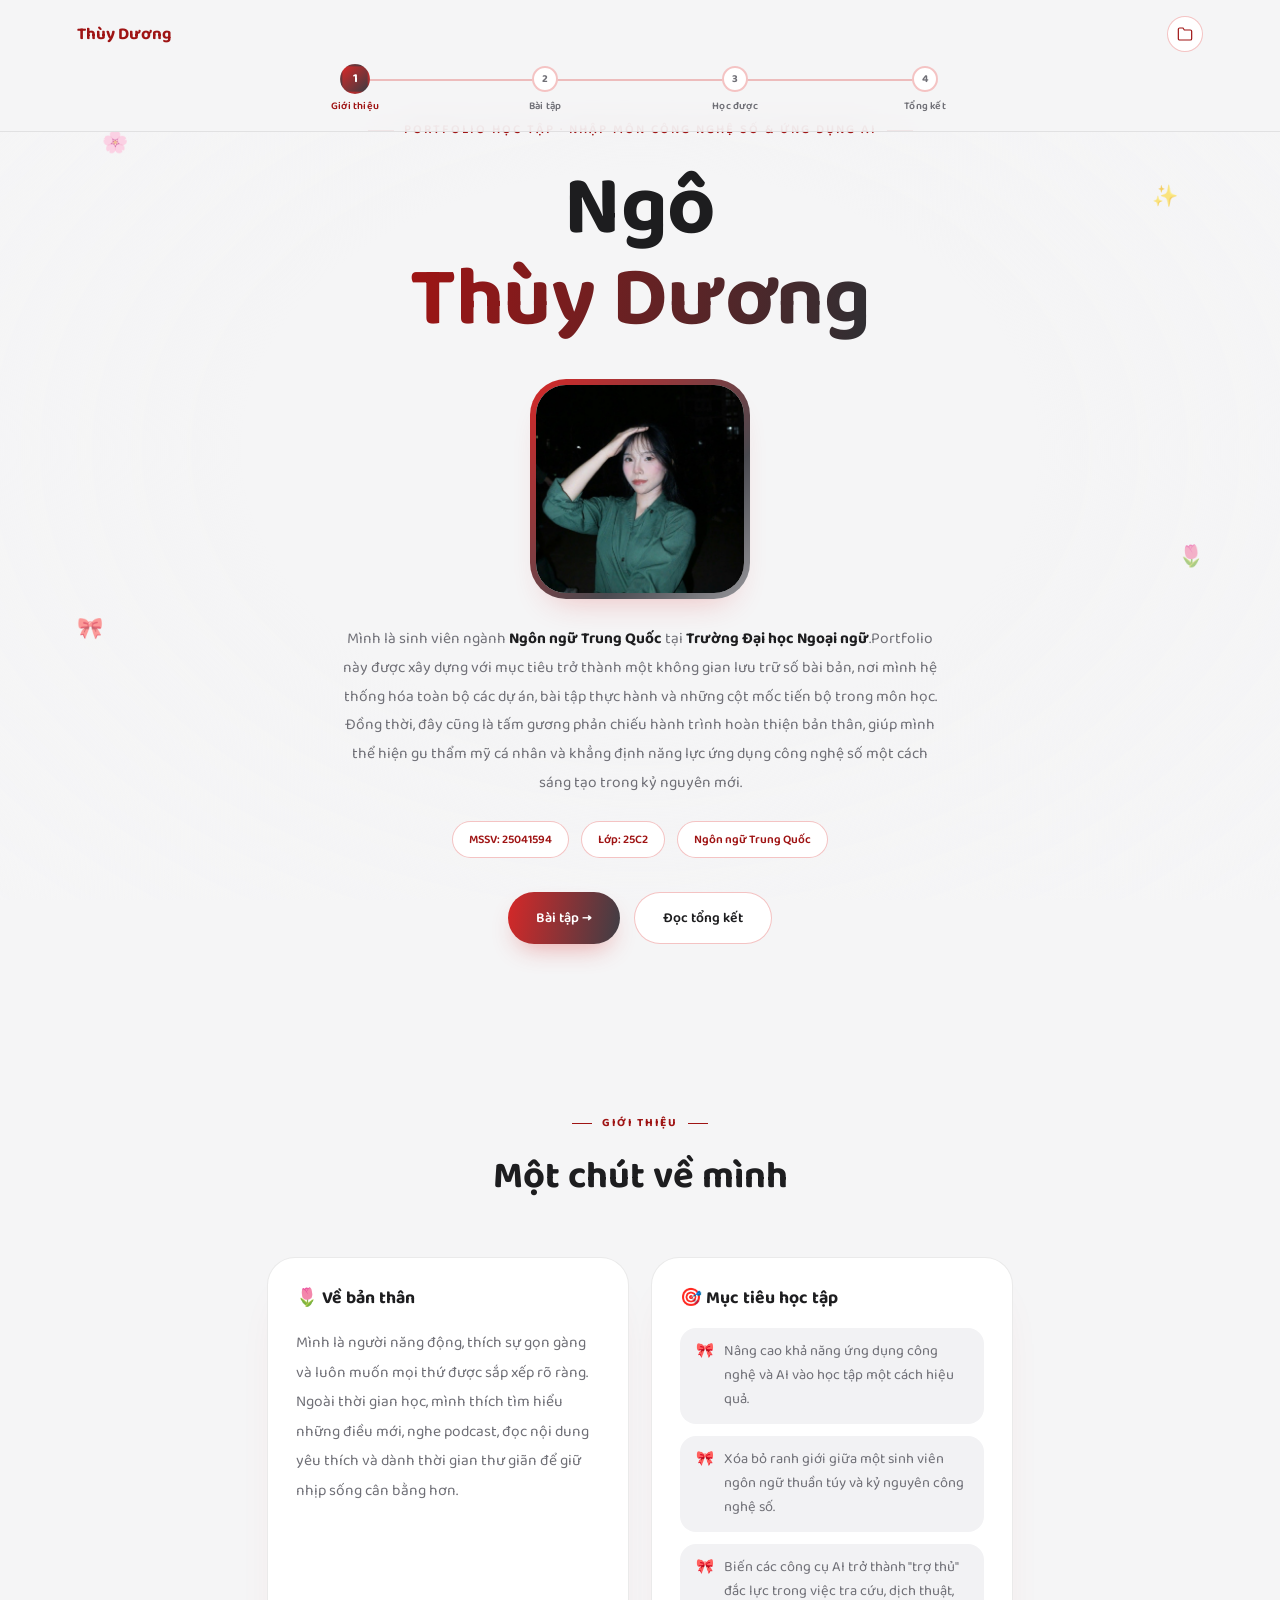
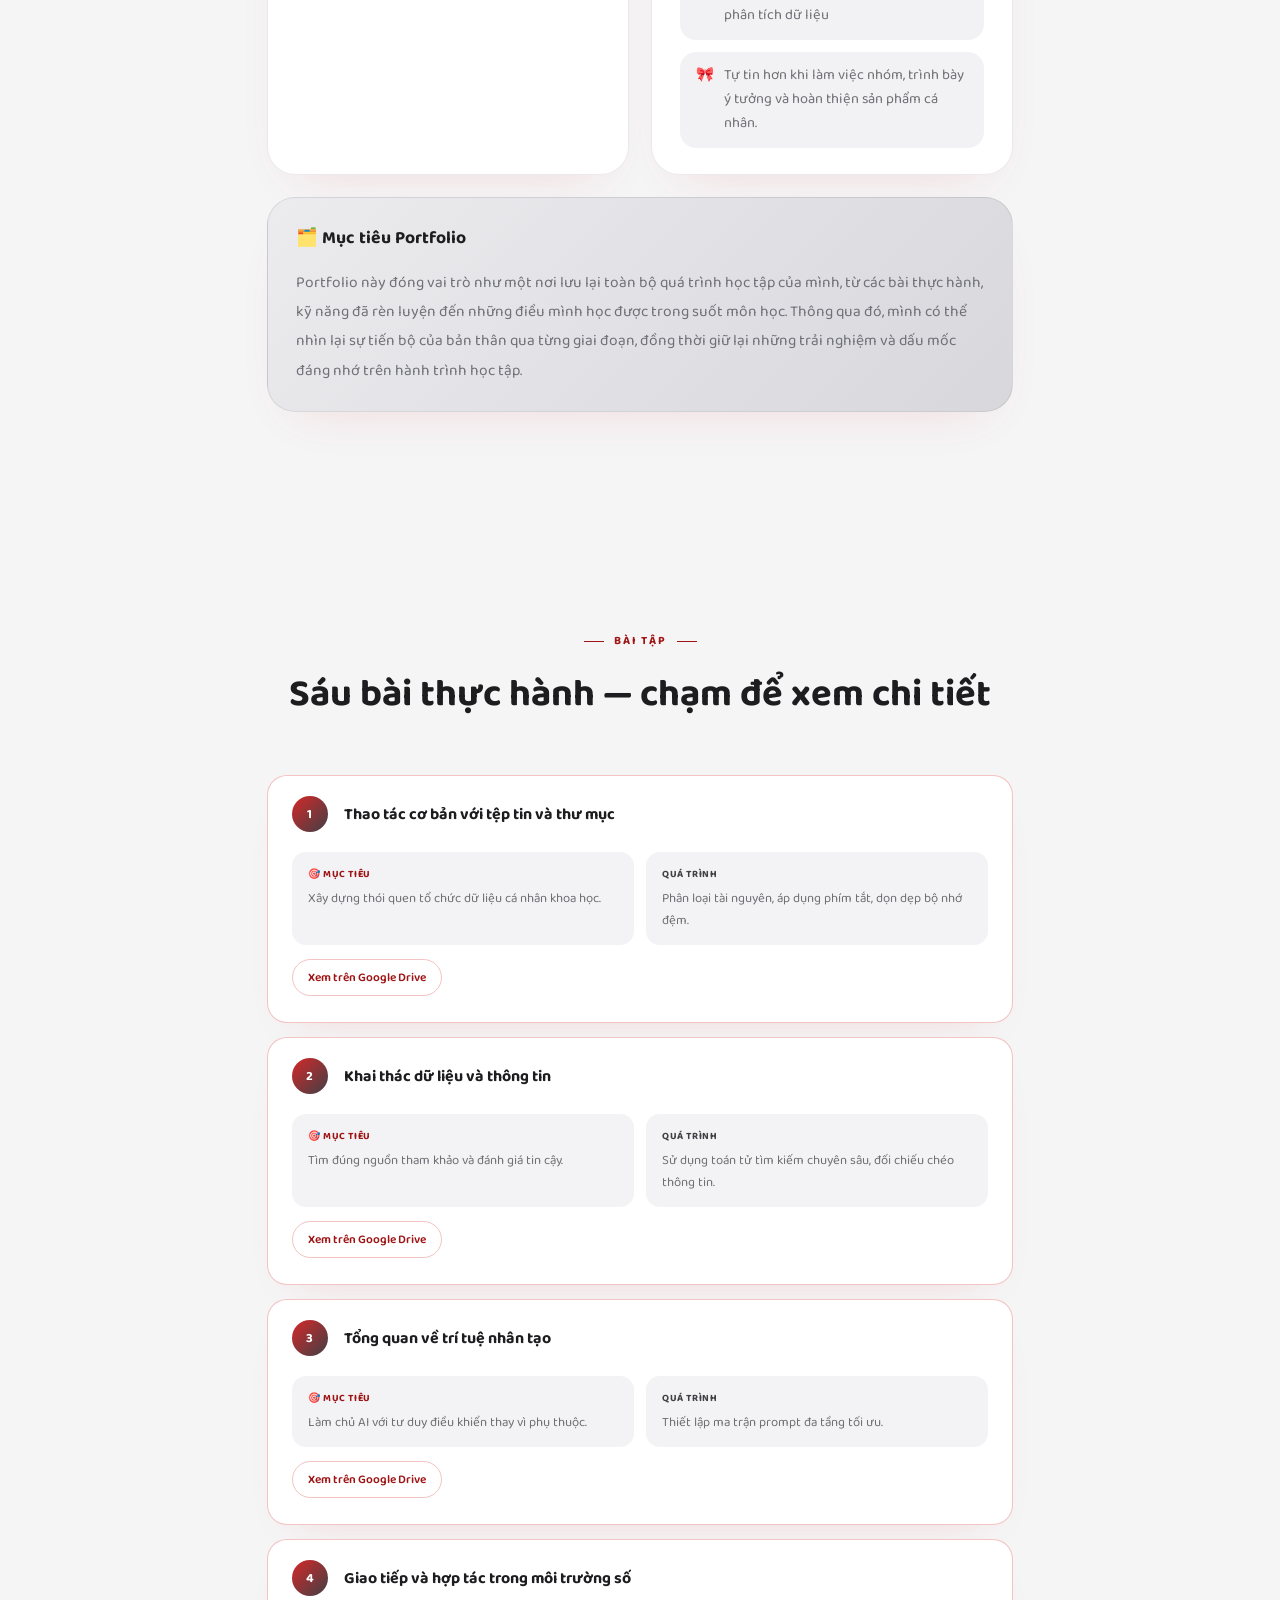
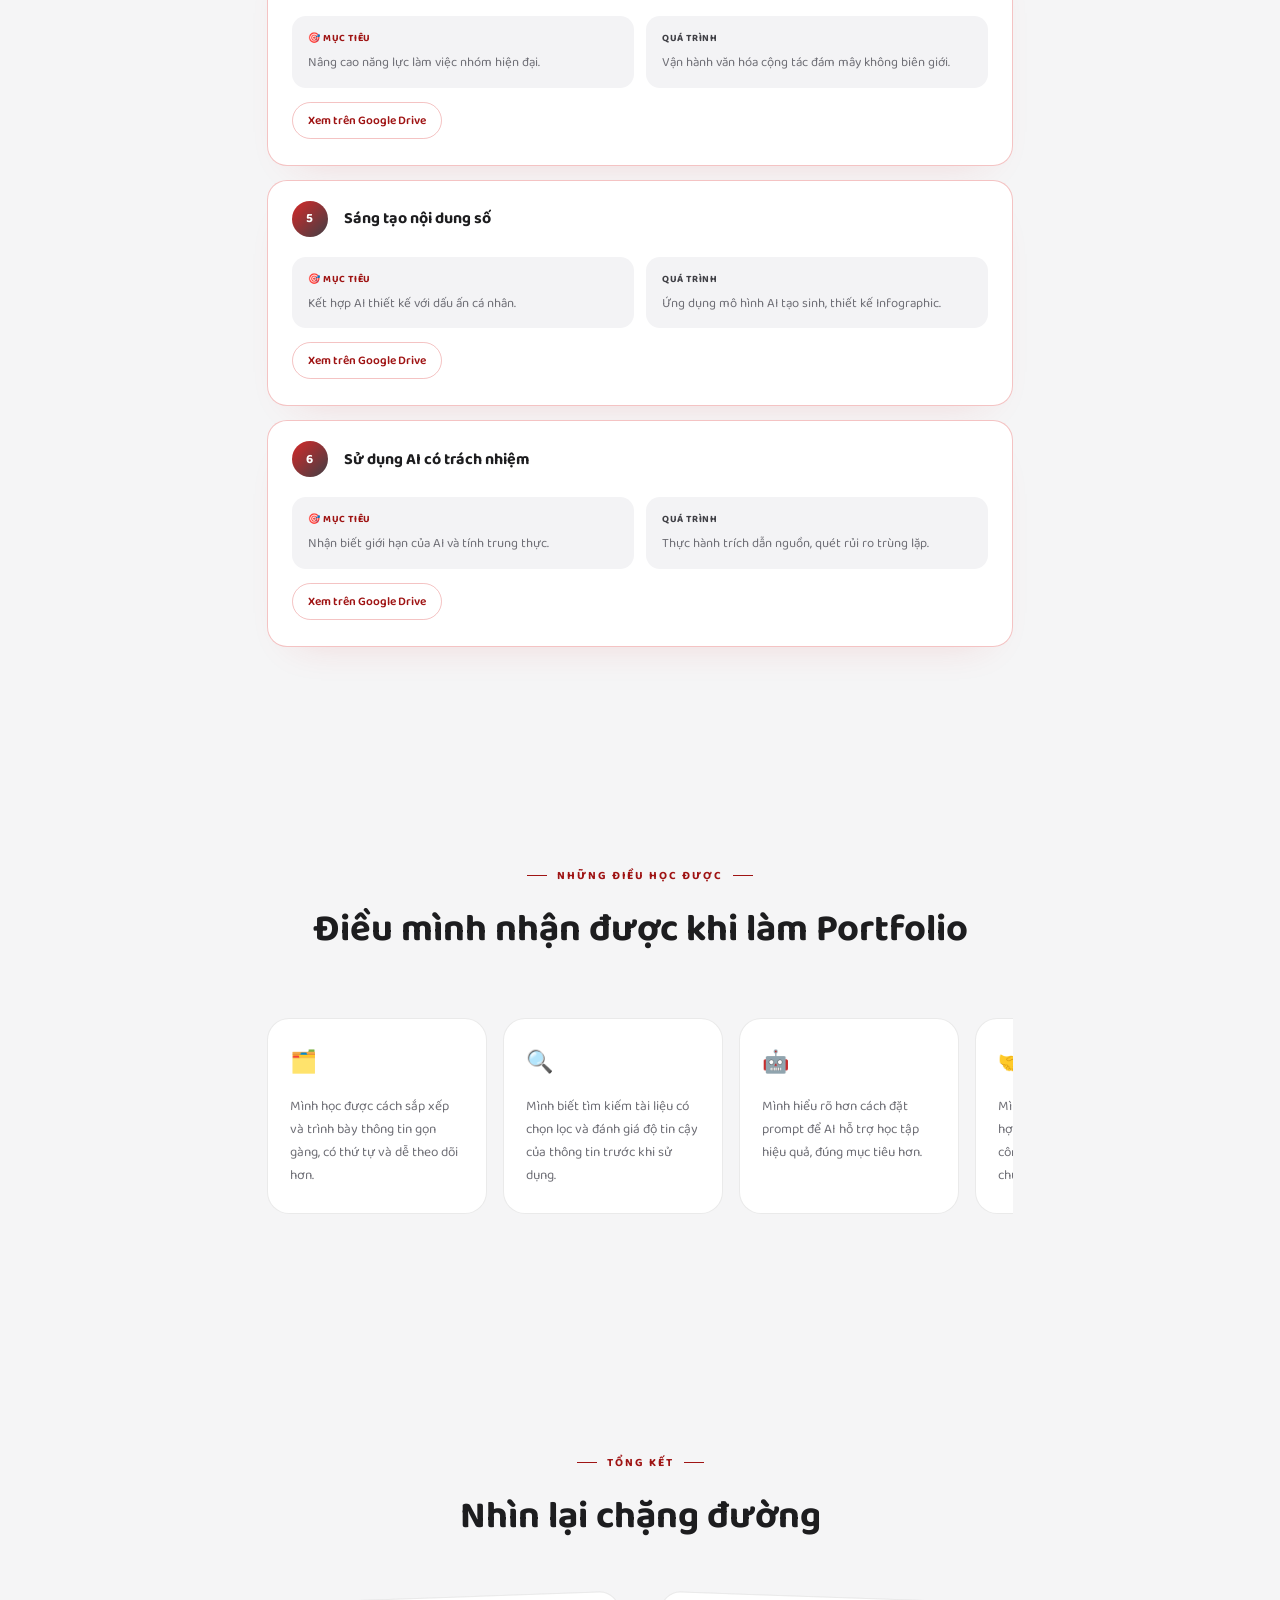
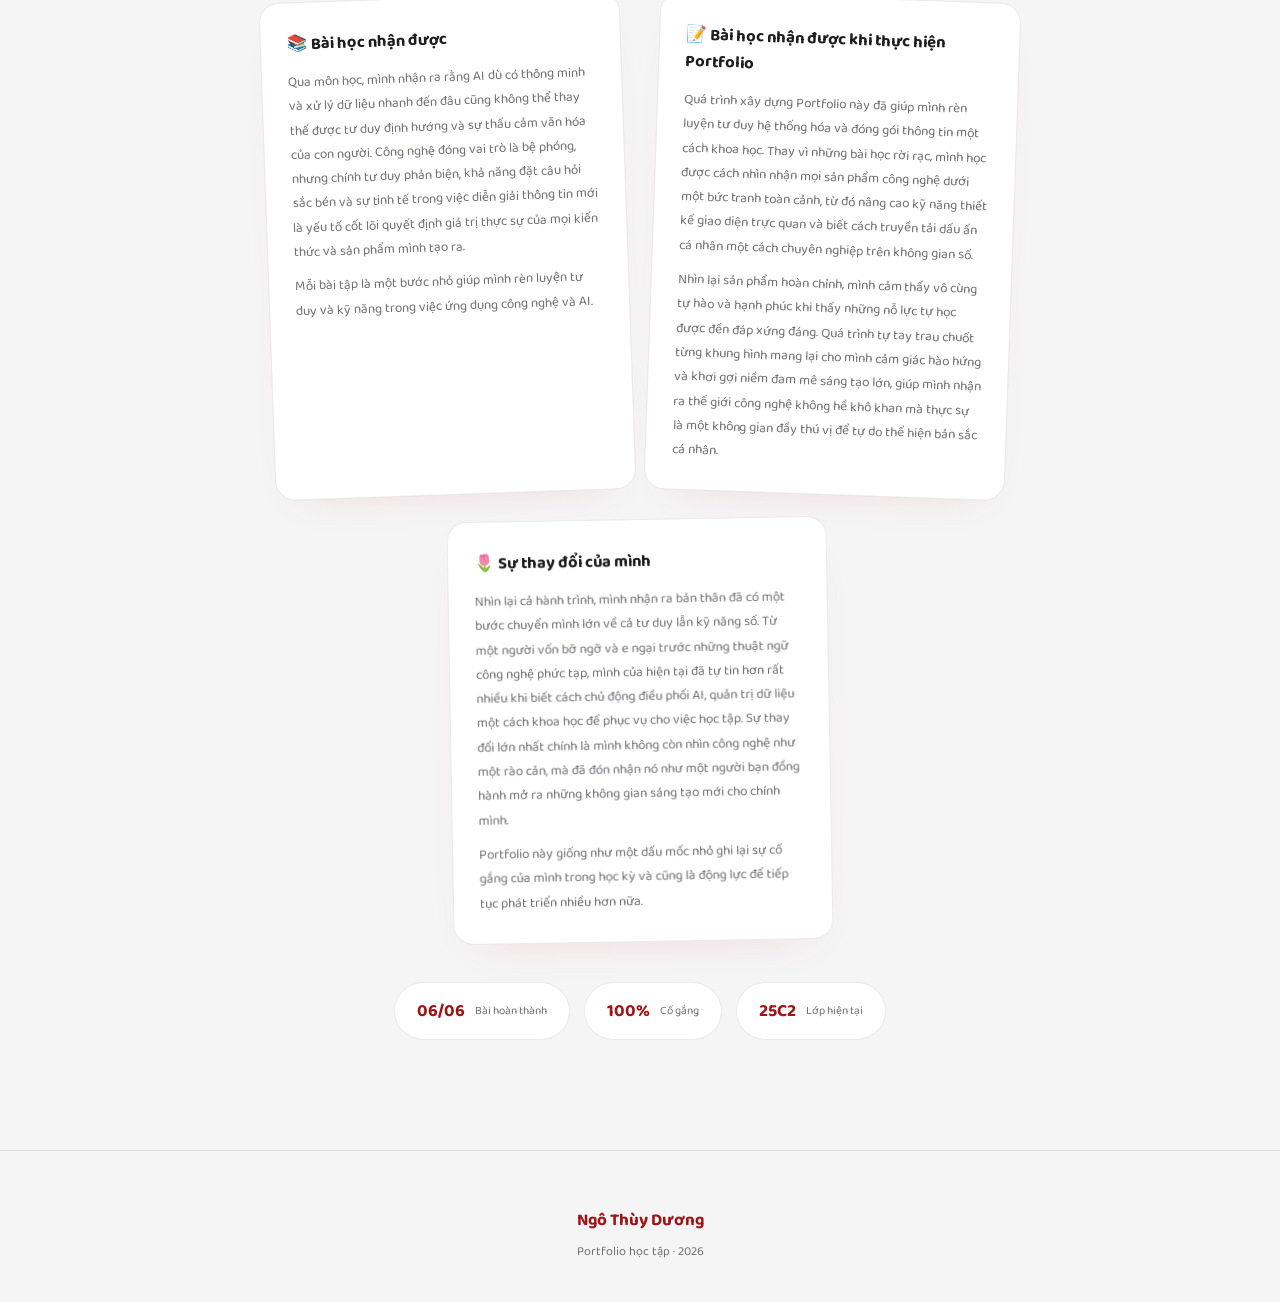
<file: index.html>
<!DOCTYPE html>
<html lang="vi">
<head>
<meta charset="UTF-8">
<meta name="viewport" content="width=device-width, initial-scale=1.0">
<title>Ngô Thùy Dương — Portfolio</title>
<link rel="preconnect" href="https://fonts.googleapis.com">
<link rel="preconnect" href="https://fonts.gstatic.com" crossorigin>
<link href="https://fonts.googleapis.com/css2?family=Baloo+2:wght@400;500;600;700;800&display=swap" rel="stylesheet">
<style>
  :root{
    --bg:#f5f5f6;
    --surface:#ffffff;
    --rose:#d62828;
    --rose-deep:#9f1414;
    --pink:#e3e3e5;
    --lavender:#d0d0d4;
    --lavender-deep:#2f2f33;
    --ink:#1d1d1f;
    --muted:#6f6f76;
    --line:rgba(29,29,31,0.09);
    --line-strong:rgba(214,40,40,0.28);
  }
  *{margin:0;padding:0;box-sizing:border-box;}
  html{scroll-behavior:smooth;}
  body{
    background:var(--bg);
    color:var(--ink);
    font-family:'Baloo 2',sans-serif;
    overflow-x:hidden;
  }
  h1,h2,h3,.display{font-family:'Baloo 2',sans-serif;font-weight:700;}
  ::selection{background:var(--rose);color:#fff;}

  #wash{position:fixed;inset:0;z-index:0;pointer-events:none;}
  .fade-edge{
    position:fixed;inset:0;z-index:1;pointer-events:none;
    background:radial-gradient(ellipse at center, transparent 44%, rgba(245,245,246,0.92) 100%);
  }
  .drift{
    position:fixed;z-index:1;pointer-events:none;font-size:21px;opacity:0.62;
    animation:drift 10s ease-in-out infinite;
  }
  @keyframes drift{
    0%,100%{transform:translateY(0) rotate(-5deg);}
    50%{transform:translateY(-22px) rotate(6deg);}
  }

  .stepper-wrap{
    position:fixed;top:0;left:0;right:0;z-index:100;
    background:rgba(245,245,246,0.86);backdrop-filter:blur(14px);
    border-bottom:1px solid var(--line);padding:16px 6vw;
  }
  .stepper-top{
    display:flex;align-items:center;justify-content:space-between;margin-bottom:14px;
  }
  .logo{font-family:'Baloo 2',sans-serif;font-weight:700;font-size:17px;color:var(--rose-deep);}
  .drive-btn{
    width:36px;height:36px;border-radius:50%;display:flex;align-items:center;justify-content:center;
    background:var(--surface);border:1.5px solid var(--line-strong);color:var(--rose-deep);
    transition:all .35s ease;text-decoration:none;
  }
  .drive-btn:hover{background:var(--rose-deep);color:#fff;}
  .drive-btn svg{width:16px;height:16px;}

  .stepper{display:flex;align-items:center;max-width:760px;margin:0 auto;}
  .step{
    display:flex;flex-direction:column;align-items:center;gap:6px;flex:1;
    text-decoration:none;position:relative;cursor:pointer;
  }
  .step-circle{
    width:26px;height:26px;border-radius:50%;background:var(--surface);border:2px solid var(--line-strong);
    display:flex;align-items:center;justify-content:center;font-size:11px;font-weight:700;color:var(--muted);
    transition:all .4s cubic-bezier(.34,1.56,.64,1);z-index:2;
  }
  .step.active .step-circle,.step.done .step-circle{
    background:linear-gradient(135deg,var(--rose),#3c3c42);
    border-color:transparent;color:#fff;transform:scale(1.15);
  }
  .step-label{font-size:10.5px;font-weight:600;color:var(--muted);letter-spacing:.2px;}
  .step.active .step-label{color:var(--rose-deep);}
  .step-line{
    position:absolute;top:13px;left:-50%;width:100%;height:2px;background:var(--line-strong);z-index:1;
  }
  .step:first-child .step-line{display:none;}
  .step.done .step-line,.step.active .step-line{background:linear-gradient(90deg,var(--rose),var(--lavender));}

  main{position:relative;z-index:2;}
  .hero{
    min-height:100vh;display:flex;flex-direction:column;align-items:center;justify-content:center;
    text-align:center;padding:120px 6vw 60px;max-width:860px;margin:0 auto;
  }
  .eyebrow{
    font-size:12.5px;font-weight:600;color:var(--rose-deep);letter-spacing:2px;text-transform:uppercase;
    margin-bottom:24px;opacity:0;animation:fadeUp .9s ease .2s forwards;display:flex;align-items:center;gap:10px;
  }
  .eyebrow::before,.eyebrow::after{content:'';width:26px;height:1px;background:var(--rose-deep);}
  h1.name{
    font-size:clamp(40px,7vw,84px);line-height:1.08;letter-spacing:-0.5px;
    opacity:0;animation:fadeUp 1s ease .35s forwards;
  }
  h1.name .accent{
    display:block;background:linear-gradient(100deg,var(--rose-deep),var(--lavender-deep));
    -webkit-background-clip:text;background-clip:text;-webkit-text-fill-color:transparent;
  }

  .avatar-frame{
    width:220px;height:220px;border-radius:36px;margin:34px auto 0;position:relative;padding:6px;
    opacity:0;animation:fadeUp 1s ease .45s forwards, floatY 6s ease-in-out 1.2s infinite;
    box-shadow:0 18px 34px -20px rgba(214,40,40,0.32);
  }
  @keyframes floatY{
    0%,100%{transform:translateY(0);}
    50%{transform:translateY(-10px);}
  }
  .avatar-frame::before{
    content:'';position:absolute;inset:0;border-radius:36px;
    background:linear-gradient(135deg,var(--rose),#4a4a50,var(--pink),var(--rose));
    background-size:200% 200%;
    animation:glowShift 7s ease infinite;
  }
  @keyframes glowShift{
    0%,100%{background-position:0% 50%;}
    50%{background-position:100% 50%;}
  }
  .avatar-inner{
    position:relative;width:100%;height:100%;border-radius:30px;overflow:hidden;
    background:linear-gradient(165deg,#fbfbfc,var(--surface));
    display:flex;align-items:center;justify-content:center;
  }
  .avatar-img{position:absolute;inset:0;width:100%;height:100%;object-fit:cover;}
  .avatar-fallback{
    font-family:'Baloo 2',sans-serif;font-weight:700;font-size:42px;color:var(--rose-deep);opacity:.55;
    letter-spacing:2px;
  }

  .hero-sub{
    font-size:15.5px;color:var(--muted);line-height:1.85;margin-top:26px;max-width:600px;
    opacity:0;animation:fadeUp 1s ease .55s forwards;
  }
  .hero-sub b{color:var(--ink);font-weight:700;}
  .hero-meta{
    display:flex;gap:12px;margin-top:24px;flex-wrap:wrap;justify-content:center;
    opacity:0;animation:fadeUp 1s ease .65s forwards;
  }
  .mtag{
    font-size:12px;font-weight:600;color:var(--rose-deep);padding:8px 16px;border-radius:100px;
    background:var(--surface);border:1.5px solid var(--line-strong);
  }
  .hero-actions{display:flex;gap:14px;margin-top:34px;opacity:0;animation:fadeUp 1s ease .75s forwards;}
  .btn{
    font-weight:600;font-size:14px;padding:14px 28px;border-radius:100px;text-decoration:none;
    display:inline-flex;align-items:center;gap:8px;transition:transform .4s cubic-bezier(.34,1.56,.64,1), box-shadow .4s ease;
  }
  .btn-primary{background:linear-gradient(100deg,var(--rose),#3e3e45);color:#fff;box-shadow:0 12px 26px -10px rgba(214,40,40,0.42);}
  .btn-primary:hover{transform:translateY(-3px) scale(1.02);}
  .btn-ghost{border:1.5px solid var(--line-strong);color:var(--ink);background:var(--surface);}
  .btn-ghost:hover{transform:translateY(-3px);background:#f0f0f2;}
  @keyframes fadeUp{from{opacity:0;transform:translateY(20px);}to{opacity:1;transform:translateY(0);}}

  section{padding:110px 6vw;max-width:900px;margin:0 auto;}
  .section-head{text-align:center;margin-bottom:50px;}
  .tag{
    font-size:11.5px;font-weight:700;color:var(--rose-deep);letter-spacing:2px;text-transform:uppercase;
    margin-bottom:14px;display:flex;align-items:center;justify-content:center;gap:10px;
  }
  .tag::before,.tag::after{content:'';width:20px;height:1px;background:var(--rose-deep);}
  h2.section-title{font-size:clamp(26px,3.2vw,38px);}
  .reveal{opacity:0;transform:translateY(32px);transition:opacity .8s ease, transform .8s cubic-bezier(.2,.7,.3,1);}
  .reveal.in{opacity:1;transform:translateY(0);}

  .intro-grid{
    display:grid;
    grid-template-columns:1fr 1fr;
    gap:22px;
  }
  .intro-card{
    background:var(--surface);
    border-radius:28px;
    padding:26px 28px;
    border:1px solid var(--line);
    box-shadow:0 22px 50px -30px rgba(214,40,40,0.16);
  }
  .intro-card.wide{
    grid-column:1 / -1;
    background:linear-gradient(135deg, #ececef, #d7d7dc);
  }
  .intro-title{
    display:flex;
    align-items:center;
    gap:10px;
    margin-bottom:16px;
    font-size:1.1rem;
    color:var(--ink);
  }
  .intro-card p{
    color:var(--muted);
    font-size:15.5px;
    line-height:1.9;
  }
  .goal-list{
    list-style:none;
    display:grid;
    gap:12px;
  }
  .goal-list li{
    padding:12px 16px;
    border-radius:16px;
    background:#f2f2f4;
    color:var(--muted);
    font-size:14.5px;
    line-height:1.65;
    display:flex;
    align-items:flex-start;
    gap:10px;
  }
  .goal-list li::before{
    content:"🎀";
    flex-shrink:0;
  }

  .ex-accordion{display:flex;flex-direction:column;gap:14px;}
  .ex-item{
    background:var(--surface);border-radius:20px;border:1px solid var(--line);overflow:hidden;
    transition:border-color .3s ease, box-shadow .3s ease;
  }
  .ex-item.open{border-color:var(--line-strong);box-shadow:0 20px 40px -28px rgba(214,40,40,0.18);}
  .ex-head{display:flex;align-items:center;gap:16px;padding:20px 24px;cursor:pointer;user-select:none;}
  .ex-num{
    width:36px;height:36px;border-radius:50%;flex-shrink:0;display:flex;align-items:center;justify-content:center;
    font-family:'Baloo 2',sans-serif;font-weight:700;font-size:13px;color:#fff;background:linear-gradient(135deg,var(--rose),#404046);
  }
  .ex-head .ex-title{font-family:'Baloo 2',sans-serif;font-weight:700;font-size:16px;flex:1;color:var(--ink);}
  .ex-chevron{color:var(--rose-deep);transition:transform .4s cubic-bezier(.4,0,.2,1);flex-shrink:0;}
  .ex-item.open .ex-chevron{transform:rotate(180deg);}
  .ex-body{max-height:0;overflow:hidden;transition:max-height .5s cubic-bezier(.2,.8,.3,1);}
  .ex-body-inner{padding:0 24px 26px;}
  .ex-chips{display:grid;grid-template-columns:1fr 1fr;gap:12px;}
  .ex-chip{padding:14px 16px;border-radius:14px;background:#f3f3f5;}
  .ex-chip .chip-label{font-size:10px;font-weight:700;letter-spacing:.6px;text-transform:uppercase;margin-bottom:6px;display:flex;align-items:center;gap:5px;}
  .ex-chip.goal .chip-label{color:var(--rose-deep);}
  .ex-chip.result .chip-label{color:#404046;}
  .ex-chip p{font-size:13px;line-height:1.65;color:var(--muted);margin:0;}
  .ex-drive{
    display:inline-flex;align-items:center;gap:7px;margin-top:14px;font-size:12px;font-weight:600;
    color:var(--rose-deep);text-decoration:none;padding:8px 15px;border-radius:100px;
    border:1.5px solid var(--line-strong);transition:all .3s ease;
  }
  .ex-drive:hover{background:linear-gradient(100deg,var(--rose),#3e3e45);color:#fff;border-color:transparent;}
  .ex-drive svg{width:13px;height:13px;}

  .learn-scroll{
    display:flex;gap:16px;overflow-x:auto;padding:8px 4px 20px;scroll-snap-type:x mandatory;
    -webkit-overflow-scrolling:touch;
  }
  .learn-scroll::-webkit-scrollbar{height:6px;}
  .learn-scroll::-webkit-scrollbar-thumb{background:var(--line-strong);border-radius:10px;}
  .learn-card{
    flex:0 0 220px;scroll-snap-align:start;background:var(--surface);border:1px solid var(--line);
    border-radius:22px;padding:26px 22px;transition:transform .35s cubic-bezier(.34,1.56,.64,1);
  }
  .learn-card:hover{transform:translateY(-5px);}
  .learn-ic{font-size:22px;margin-bottom:14px;display:block;}
  .learn-card p{font-size:13.5px;line-height:1.7;color:var(--muted);margin:0;}

  .note-grid{display:flex;gap:24px;flex-wrap:wrap;justify-content:center;margin-bottom:40px;}
  .note{
    flex:1;min-width:280px;max-width:380px;background:var(--surface);border-radius:20px;padding:28px 26px;
    border:1px solid var(--line);box-shadow:0 20px 44px -28px rgba(214,40,40,0.16);
    transition:transform .4s cubic-bezier(.34,1.56,.64,1);
  }
  .note:nth-child(1){transform:rotate(-2deg);}
  .note:nth-child(2){transform:rotate(2deg);}
  .note:nth-child(3){transform:rotate(-1deg);}
  .note:hover{transform:rotate(0deg) translateY(-4px);}
  .note h3{font-family:'Baloo 2',sans-serif;font-weight:700;font-size:16.5px;margin-bottom:12px;}
  .note p{font-size:13.5px;line-height:1.8;color:var(--muted);margin:0;}
  .note p + p{margin-top:10px;}
  .stat-pills{display:flex;gap:14px;justify-content:center;flex-wrap:wrap;}
  .stat-pill{
    display:flex;align-items:center;gap:10px;padding:14px 22px;border-radius:100px;
    background:var(--surface);border:1px solid var(--line);
  }
  .stat-pill .num{font-family:'Baloo 2',sans-serif;font-weight:700;font-size:1.1rem;color:var(--rose-deep);}
  .stat-pill .label{font-size:11.5px;color:var(--muted);}

  footer{text-align:center;padding:56px 6vw 40px;border-top:1px solid var(--line);}
  footer .f-name{font-family:'Baloo 2',sans-serif;font-weight:700;font-size:17px;color:var(--rose-deep);margin-bottom:8px;}
  footer p{color:var(--muted);font-size:12.5px;}

  @media (max-width:700px){
    .step-label{display:none;}
    .ex-chips{grid-template-columns:1fr;}
    .drift{display:none;}
    .hero-actions{flex-direction:column;}
    .avatar-frame{width:170px;height:170px;border-radius:30px;}
    .avatar-frame::before{border-radius:30px;}
    .avatar-inner{border-radius:24px;}
    .intro-grid{grid-template-columns:1fr;}
    .intro-card.wide{grid-column:auto;}
  }
  @media (prefers-reduced-motion: reduce){
    *{animation-duration:0.01ms !important;transition-duration:0.01ms !important;}
  }
</style>
</head>
<body>

<canvas id="wash"></canvas>
<div class="fade-edge"></div>
<span class="drift" style="top:14%; left:8%;">🌸</span>
<span class="drift" style="top:68%; left:6%; animation-delay:2s;">🎀</span>
<span class="drift" style="top:20%; left:90%; animation-delay:1s;">✨</span>
<span class="drift" style="top:60%; left:92%; animation-delay:3s;">🌷</span>

<div class="stepper-wrap">
  <div class="stepper-top">
    <div class="logo">Thùy Dương</div>
    <a href="https://drive.google.com/drive/folders/1ArXGqFM3VbLL256-c91zyPTz_0CAv9MW?usp=drive_link" class="drive-btn" aria-label="Google Drive">
      <svg viewBox="0 0 24 24" fill="none" stroke="currentColor" stroke-width="1.8"><path d="M22 19a2 2 0 0 1-2 2H4a2 2 0 0 1-2-2V5a2 2 0 0 1 2-2h5l2 3h9a2 2 0 0 1 2 2z"/></svg>
    </a>
  </div>
  <div class="stepper" id="stepper">
    <a href="#gioithieu" class="step active" data-target="gioithieu"><div class="step-line"></div><div class="step-circle">1</div><div class="step-label">Giới thiệu</div></a>
    <a href="#baitap" class="step" data-target="baitap"><div class="step-line"></div><div class="step-circle">2</div><div class="step-label">Bài tập</div></a>
    <a href="#hocduoc" class="step" data-target="hocduoc"><div class="step-line"></div><div class="step-circle">3</div><div class="step-label">Học được</div></a>
    <a href="#tongket" class="step" data-target="tongket"><div class="step-line"></div><div class="step-circle">4</div><div class="step-label">Tổng kết</div></a>
  </div>
</div>

<main>
  <section class="hero" id="top">
    <div class="eyebrow">Portfolio học tập · Nhập môn công nghệ số &amp; ứng dụng AI</div>
    <h1 class="name">Ngô<span class="accent">Thùy Dương</span></h1>
    <div class="avatar-frame">
      <div class="avatar-inner">
        <img class="avatar-img" src="thuyduong.jpg" alt="Ảnh cá nhân của Ngô Thùy Dương"
             onerror="this.style.display='none'; this.nextElementSibling.style.display='flex';">
        <span class="avatar-fallback" style="display:none;">ND</span>
      </div>
    </div>
    <p class="hero-sub">Mình là sinh viên ngành <b>Ngôn ngữ Trung Quốc</b> tại <b>Trường Đại học Ngoại ngữ</b>.Portfolio này được xây dựng với mục tiêu trở thành một không gian lưu trữ số bài bản, nơi mình hệ thống hóa toàn bộ các dự án, bài tập thực hành và những cột mốc tiến bộ trong môn học. Đồng thời, đây cũng là tấm gương phản chiếu hành trình hoàn thiện bản thân, giúp mình thể hiện gu thẩm mỹ cá nhân và khẳng định năng lực ứng dụng công nghệ số một cách sáng tạo trong kỷ nguyên mới.</p>
    <div class="hero-meta">
      <span class="mtag">MSSV: 25041594</span>
      <span class="mtag">Lớp: 25C2</span>
      <span class="mtag">Ngôn ngữ Trung Quốc</span>
    </div>
    <div class="hero-actions">
      <a href="#baitap" class="btn btn-primary">Bài tập →</a>
      <a href="#tongket" class="btn btn-ghost">Đọc tổng kết</a>
    </div>
  </section>

  <section id="gioithieu">
    <div class="section-head reveal">
      <div class="tag">Giới thiệu</div>
      <h2 class="section-title">Một chút về mình</h2>
    </div>
    <div class="intro-grid reveal">
      <div class="intro-card">
        <h3 class="intro-title">🌷 Về bản thân</h3>
        <p>Mình là người năng động, thích sự gọn gàng và luôn muốn mọi thứ được sắp xếp rõ ràng. Ngoài thời gian học, mình thích tìm hiểu những điều mới, nghe podcast, đọc nội dung yêu thích và dành thời gian thư giãn để giữ nhịp sống cân bằng hơn.</p>
      </div>
      <div class="intro-card">
        <h3 class="intro-title">🎯 Mục tiêu học tập</h3>
        <ul class="goal-list">
          <li>Nâng cao khả năng ứng dụng công nghệ và AI vào học tập một cách hiệu quả.</li>
          <li>Xóa bỏ ranh giới giữa một sinh viên ngôn ngữ thuần túy và kỷ nguyên công nghệ số.</li>
          <li>Biến các công cụ AI trở thành "trợ thủ" đắc lực trong việc tra cứu, dịch thuật, phân tích dữ liệu</li>
          <li>Tự tin hơn khi làm việc nhóm, trình bày ý tưởng và hoàn thiện sản phẩm cá nhân.</li>
        </ul>
      </div>
      <div class="intro-card wide">
        <h3 class="intro-title">🗂️ Mục tiêu Portfolio</h3>
        <p>Portfolio này đóng vai trò như một nơi lưu lại toàn bộ quá trình học tập của mình, từ các bài thực hành, kỹ năng đã rèn luyện đến những điều mình học được trong suốt môn học. Thông qua đó, mình có thể nhìn lại sự tiến bộ của bản thân qua từng giai đoạn, đồng thời giữ lại những trải nghiệm và dấu mốc đáng nhớ trên hành trình học tập.</p>
      </div>
    </div>
  </section>

  <section id="baitap">
    <div class="section-head reveal">
      <div class="tag">Bài tập</div>
      <h2 class="section-title">Sáu bài thực hành — chạm để xem chi tiết</h2>
    </div>
    <div class="ex-accordion reveal" id="exAccordion"></div>
  </section>

  <section id="hocduoc">
    <div class="section-head reveal">
      <div class="tag">Những điều học được</div>
      <h2 class="section-title">Điều mình nhận được khi làm Portfolio</h2>
    </div>
    <div class="learn-scroll reveal">
      <div class="learn-card"><span class="learn-ic">🗂️</span><p>Mình học được cách sắp xếp và trình bày thông tin gọn gàng, có thứ tự và dễ theo dõi hơn.</p></div>
      <div class="learn-card"><span class="learn-ic">🔍</span><p>Mình biết tìm kiếm tài liệu có chọn lọc và đánh giá độ tin cậy của thông tin trước khi sử dụng.</p></div>
      <div class="learn-card"><span class="learn-ic">🤖</span><p>Mình hiểu rõ hơn cách đặt prompt để AI hỗ trợ học tập hiệu quả, đúng mục tiêu hơn.</p></div>
      <div class="learn-card"><span class="learn-ic">🤝</span><p>Mình rèn được kỹ năng phối hợp nhóm và làm việc trên các công cụ trực tuyến một cách chủ động hơn.</p></div>
      <div class="learn-card"><span class="learn-ic">🎨</span><p>Mình nhận ra AI chỉ là công cụ hỗ trợ, còn dấu ấn cá nhân vẫn đến từ cách mình chỉnh sửa và hoàn thiện sản phẩm.</p></div>
      <div class="learn-card"><span class="learn-ic">🌱</span><p>Qua từng phần việc nhỏ, mình thấy bản thân kiên nhẫn hơn và tự tin hơn với quá trình học tập của mình.</p></div>
    </div>
  </section>

  <section id="tongket">
    <div class="section-head reveal">
      <div class="tag">Tổng kết</div>
      <h2 class="section-title">Nhìn lại chặng đường</h2>
    </div>
    <div class="note-grid">
      <div class="note reveal">
        <h3>📚 Bài học nhận được</h3>
        <p>Qua môn học, mình nhận ra rằng AI dù có thông minh và xử lý dữ liệu nhanh đến đâu cũng không thể thay thế được tư duy định hướng và sự thấu cảm văn hóa của con người. Công nghệ đóng vai trò là bệ phóng, nhưng chính tư duy phản biện, khả năng đặt câu hỏi sắc bén và sự tinh tế trong việc diễn giải thông tin mới là yếu tố cốt lõi quyết định giá trị thực sự của mọi kiến thức và sản phẩm mình tạo ra.</p>
        <p>Mỗi bài tập là một bước nhỏ giúp mình rèn luyện tư duy và kỹ năng trong việc ứng dụng công nghệ và AI.</p>
      </div>
      <div class="note reveal">
        <h3>📝 Bài học nhận được khi thực hiện Portfolio</h3>
        <p>Quá trình xây dựng Portfolio này đã giúp mình rèn luyện tư duy hệ thống hóa và đóng gói thông tin một cách khoa học. Thay vì những bài học rời rạc, mình học được cách nhìn nhận mọi sản phẩm công nghệ dưới một bức tranh toàn cảnh, từ đó nâng cao kỹ năng thiết kế giao diện trực quan và biết cách truyền tải dấu ấn cá nhân một cách chuyên nghiệp trên không gian số.</p>
        <p>Nhìn lại sản phẩm hoàn chỉnh, mình cảm thấy vô cùng tự hào và hạnh phúc khi thấy những nỗ lực tự học được đền đáp xứng đáng. Quá trình tự tay trau chuốt từng khung hình mang lại cho mình cảm giác hào hứng và khơi gợi niềm đam mê sáng tạo lớn, giúp mình nhận ra thế giới công nghệ không hề khô khan mà thực sự là một không gian đầy thú vị để tự do thể hiện bản sắc cá nhân.</p>
      </div>
      <div class="note reveal">
        <h3>🌷 Sự thay đổi của mình</h3>
        <p>Nhìn lại cả hành trình, mình nhận ra bản thân đã có một bước chuyển mình lớn về cả tư duy lẫn kỹ năng số. Từ một người vốn bỡ ngỡ và e ngại trước những thuật ngữ công nghệ phức tạp, mình của hiện tại đã tự tin hơn rất nhiều khi biết cách chủ động điều phối AI, quản trị dữ liệu một cách khoa học để phục vụ cho việc học tập. Sự thay đổi lớn nhất chính là mình không còn nhìn công nghệ như một rào cản, mà đã đón nhận nó như một người bạn đồng hành mở ra những không gian sáng tạo mới cho chính mình.</p>
        <p>Portfolio này giống như một dấu mốc nhỏ ghi lại sự cố gắng của mình trong học kỳ và cũng là động lực để tiếp tục phát triển nhiều hơn nữa.</p>
      </div>
    </div>
    <div class="stat-pills reveal">
      <div class="stat-pill"><span class="num">06/06</span><span class="label">Bài hoàn thành</span></div>
      <div class="stat-pill"><span class="num">100%</span><span class="label">Cố gắng</span></div>
      <div class="stat-pill"><span class="num">25C2</span><span class="label">Lớp hiện tại</span></div>
    </div>
  </section>

  <footer>
    <div class="f-name">Ngô Thùy Dương</div>
    <p>Portfolio học tập · 2026</p>
  </footer>
</main>
<script>
// Đảm bảo script chạy sau khi HTML được tải xong
document.addEventListener('DOMContentLoaded', () => {

  // 1. Logic Accordion (Bài tập)
  const exercises = [
    { t:"Thao tác cơ bản với tệp tin và thư mục", goal:"Xây dựng thói quen tổ chức dữ liệu cá nhân khoa học.", result:"Phân loại tài nguyên, áp dụng phím tắt, dọn dẹp bộ nhớ đệm.", link:"https://docs.google.com/document/d/1P6LrX17dTNBkvY7nu7l6CZrglE6X6hPY/edit?usp=drive_link"},
    { t:"Khai thác dữ liệu và thông tin", goal:"Tìm đúng nguồn tham khảo và đánh giá tin cậy.", result:"Sử dụng toán tử tìm kiếm chuyên sâu, đối chiếu chéo thông tin.", link:"https://docs.google.com/document/d/1bzKYjS0dtASmUB-f2U2iY4xRjFP7HXAP/edit?usp=drive_link"},
    { t:"Tổng quan về trí tuệ nhân tạo", goal:"Làm chủ AI với tư duy điều khiển thay vì phụ thuộc.", result:"Thiết lập ma trận prompt đa tầng tối ưu.", link:"https://docs.google.com/document/d/1W3bo6I81DduZBR9WVZ40kzYzAATdwpZ7/edit?usp=drive_link"},
    { t:"Giao tiếp và hợp tác trong môi trường số", goal:"Nâng cao năng lực làm việc nhóm hiện đại.", result:"Vận hành văn hóa cộng tác đám mây không biên giới.", link:"https://docs.google.com/document/d/1ZqrbEtQz8W9Uhwv_3oaxjbCsrImyTo9-/edit?usp=drive_link"},
    { t:"Sáng tạo nội dung số", goal:"Kết hợp AI thiết kế với dấu ấn cá nhân.", result:"Ứng dụng mô hình AI tạo sinh, thiết kế Infographic.", link:"https://docs.google.com/document/d/17EH1vD_BurTci0xwKh-4UgbBZe9Op8Y6/edit?usp=drive_link"},
    { t:"Sử dụng AI có trách nhiệm", goal:"Nhận biết giới hạn của AI và tính trung thực.", result:"Thực hành trích dẫn nguồn, quét rủi ro trùng lặp.", link:"https://docs.google.com/document/d/1ZmU8CV8_MKphTrkzHbQWqPN41ykqWEJh/edit?usp=drive_link"}
  ];

const accordion = document.getElementById('exAccordion');
    if (accordion) {
        exercises.forEach((ex, i) => {
            const div = document.createElement('div');
            div.className = 'ex-item open'; // Thêm class 'open' để hiển thị ngay
            div.innerHTML = `
                <div class="ex-head">
                    <div class="ex-num">${i + 1}</div>
                    <div class="ex-title">${ex.t}</div>
                </div>
                <div class="ex-body" style="max-height: 500px;">
                    <div class="ex-body-inner">
                        <div class="ex-chips">
                         <div class="ex-chip goal"><div class="chip-label">🎯 Mục tiêu</div><p>${ex.goal}</p></div>
                         <div class="ex-chip result"><div class="chip-label">Quá trình</div><p>${ex.result}</p></div>
                </div>
                <a href="${ex.link}" target="_blank" class="ex-drive">Xem trên Google Drive</a>
                    </div>
                </div>`;
            accordion.appendChild(div);
        });
    }
  // 2. Tự động hiển thị các phần bị ẩn bởi hiệu ứng cuộn
    document.querySelectorAll('.reveal').forEach(el => {
        el.classList.add('in');
    });
});
</script>
</body>
</html>
</file>
